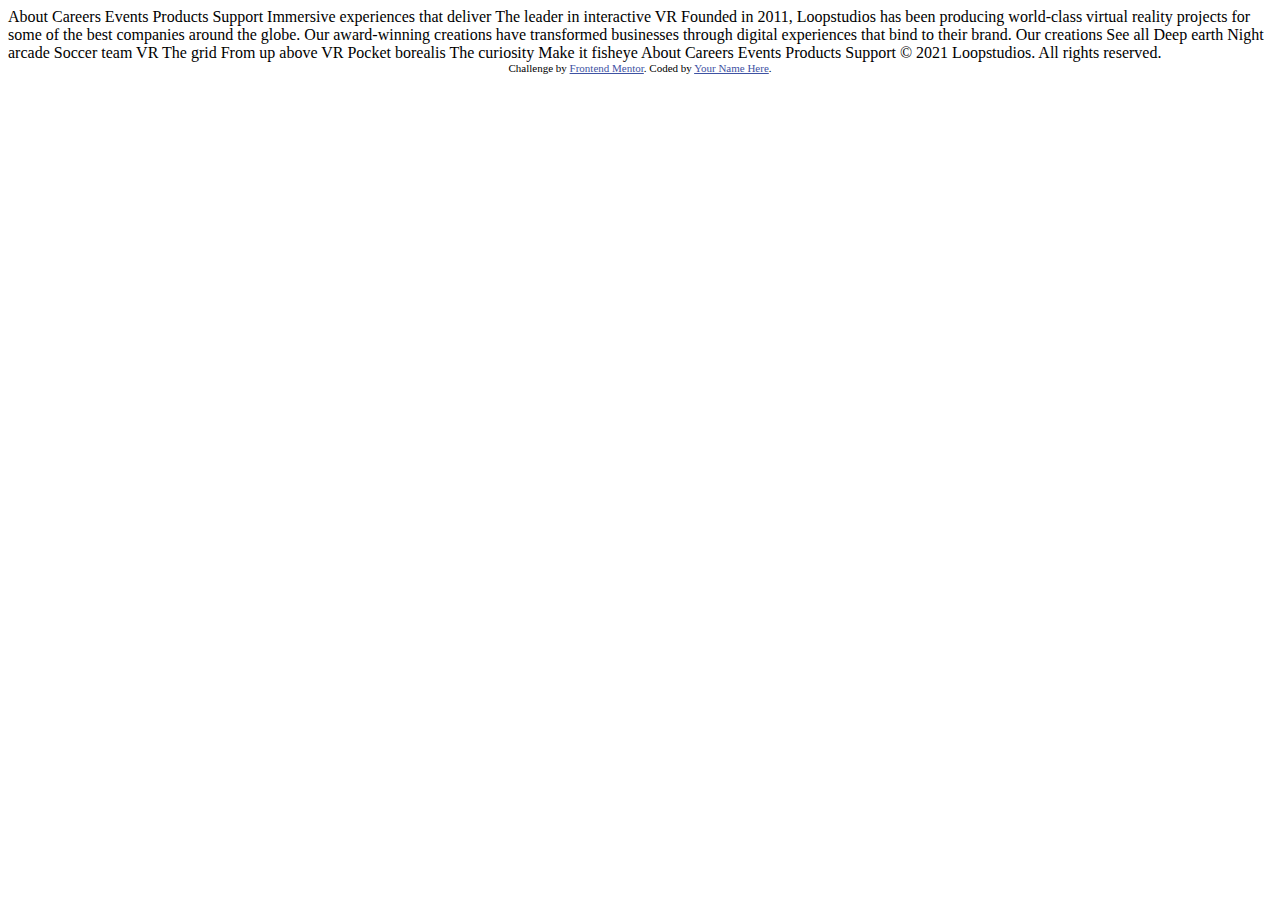
<file: loopstudios-landing-page-main/index.html>
<!DOCTYPE html>
<html lang="en">
<head>
  <meta charset="UTF-8">
  <meta name="viewport" content="width=device-width, initial-scale=1.0"> <!-- displays site properly based on user's device -->

  <link rel="icon" type="image/png" sizes="32x32" href="./images/favicon-32x32.png">
  
  <title>Frontend Mentor | Loopstudios landing page</title>

  <!-- Feel free to remove these styles or customise in your own stylesheet 👍 -->
  <style>
    .attribution { font-size: 11px; text-align: center; }
    .attribution a { color: hsl(228, 45%, 44%); }
  </style>
</head>
<body>
  About
  Careers
  Events
  Products
  Support

  Immersive experiences that deliver

  The leader in interactive VR

  Founded in 2011, Loopstudios has been producing world-class virtual reality 
  projects for some of the best companies around the globe. Our award-winning 
  creations have transformed businesses through digital experiences that bind 
  to their brand.

  Our creations

  See all

  Deep earth
  Night arcade
  Soccer team VR
  The grid
  From up above VR
  Pocket borealis
  The curiosity
  Make it fisheye

  About
  Careers
  Events
  Products
  Support

  © 2021 Loopstudios. All rights reserved.

  <div class="attribution">
    Challenge by <a href="https://www.frontendmentor.io?ref=challenge" target="_blank">Frontend Mentor</a>. 
    Coded by <a href="#">Your Name Here</a>.
  </div>
</body>
</html>
</file>
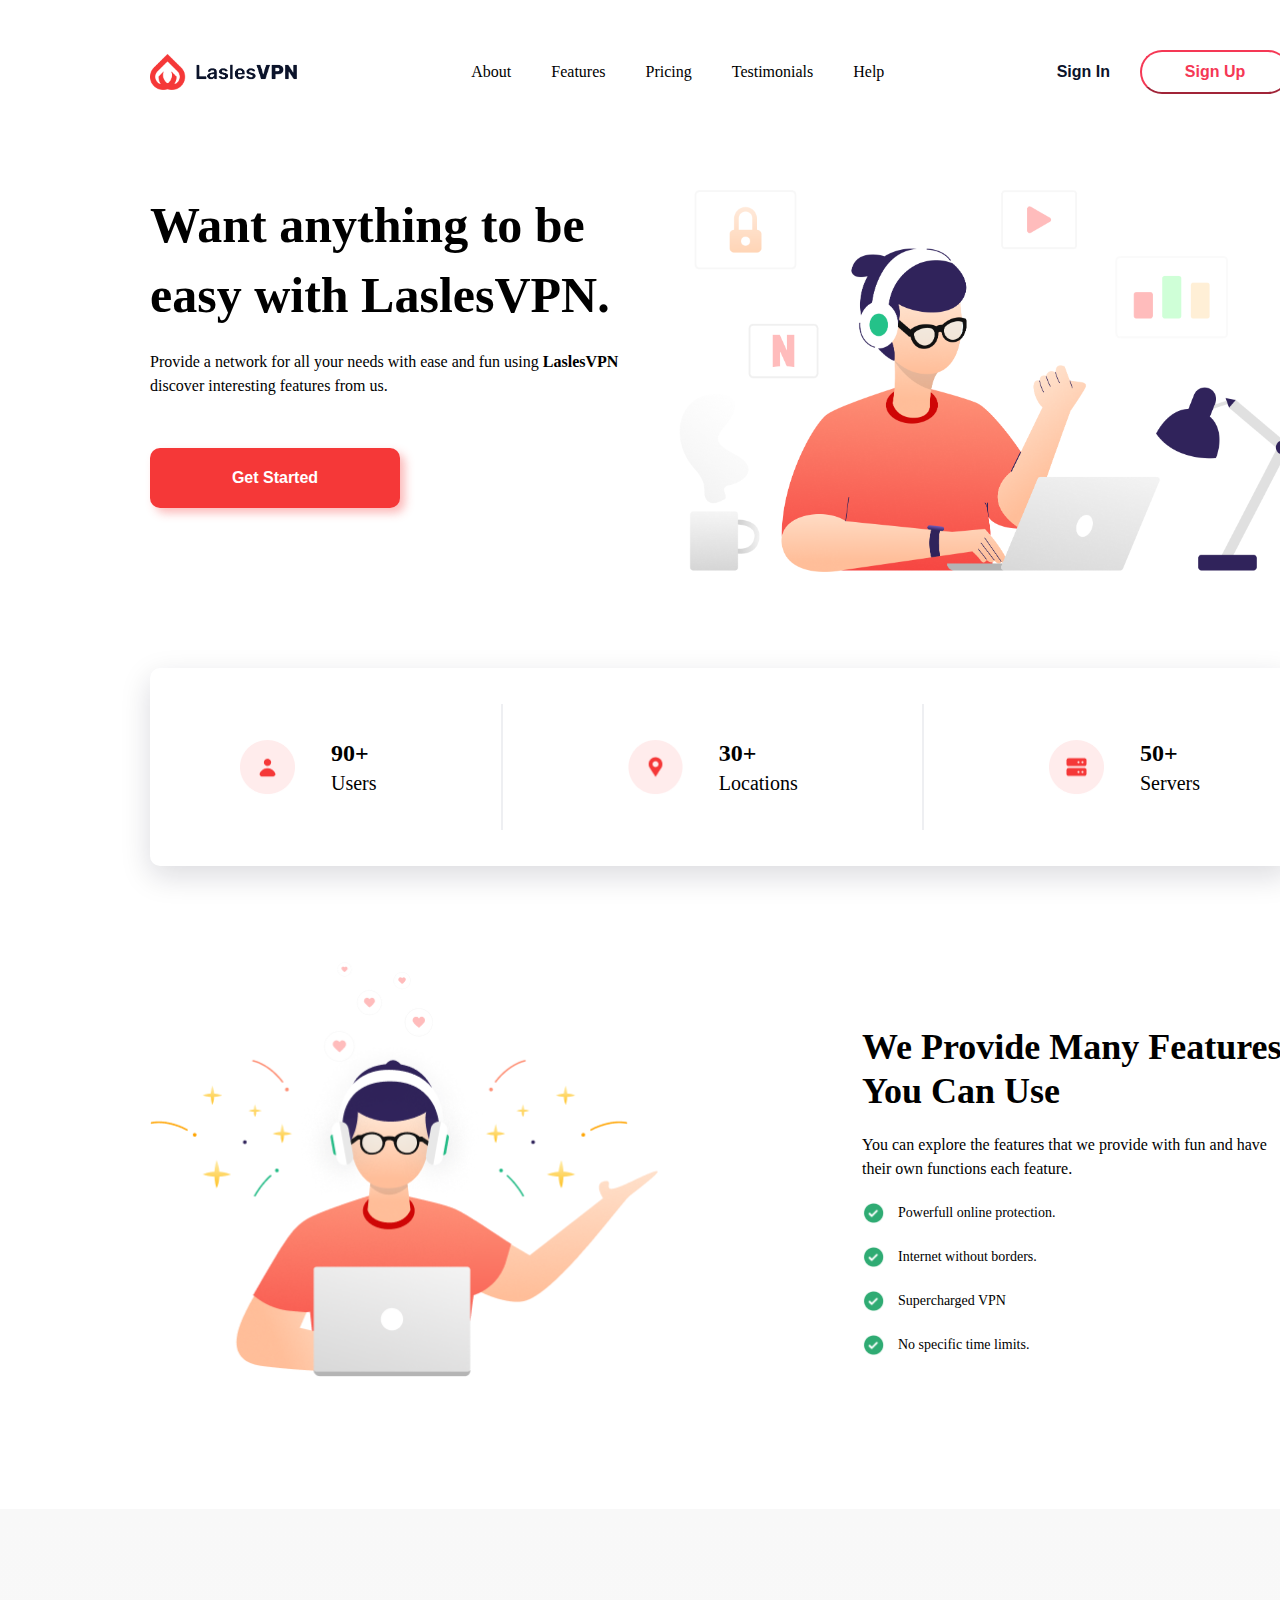
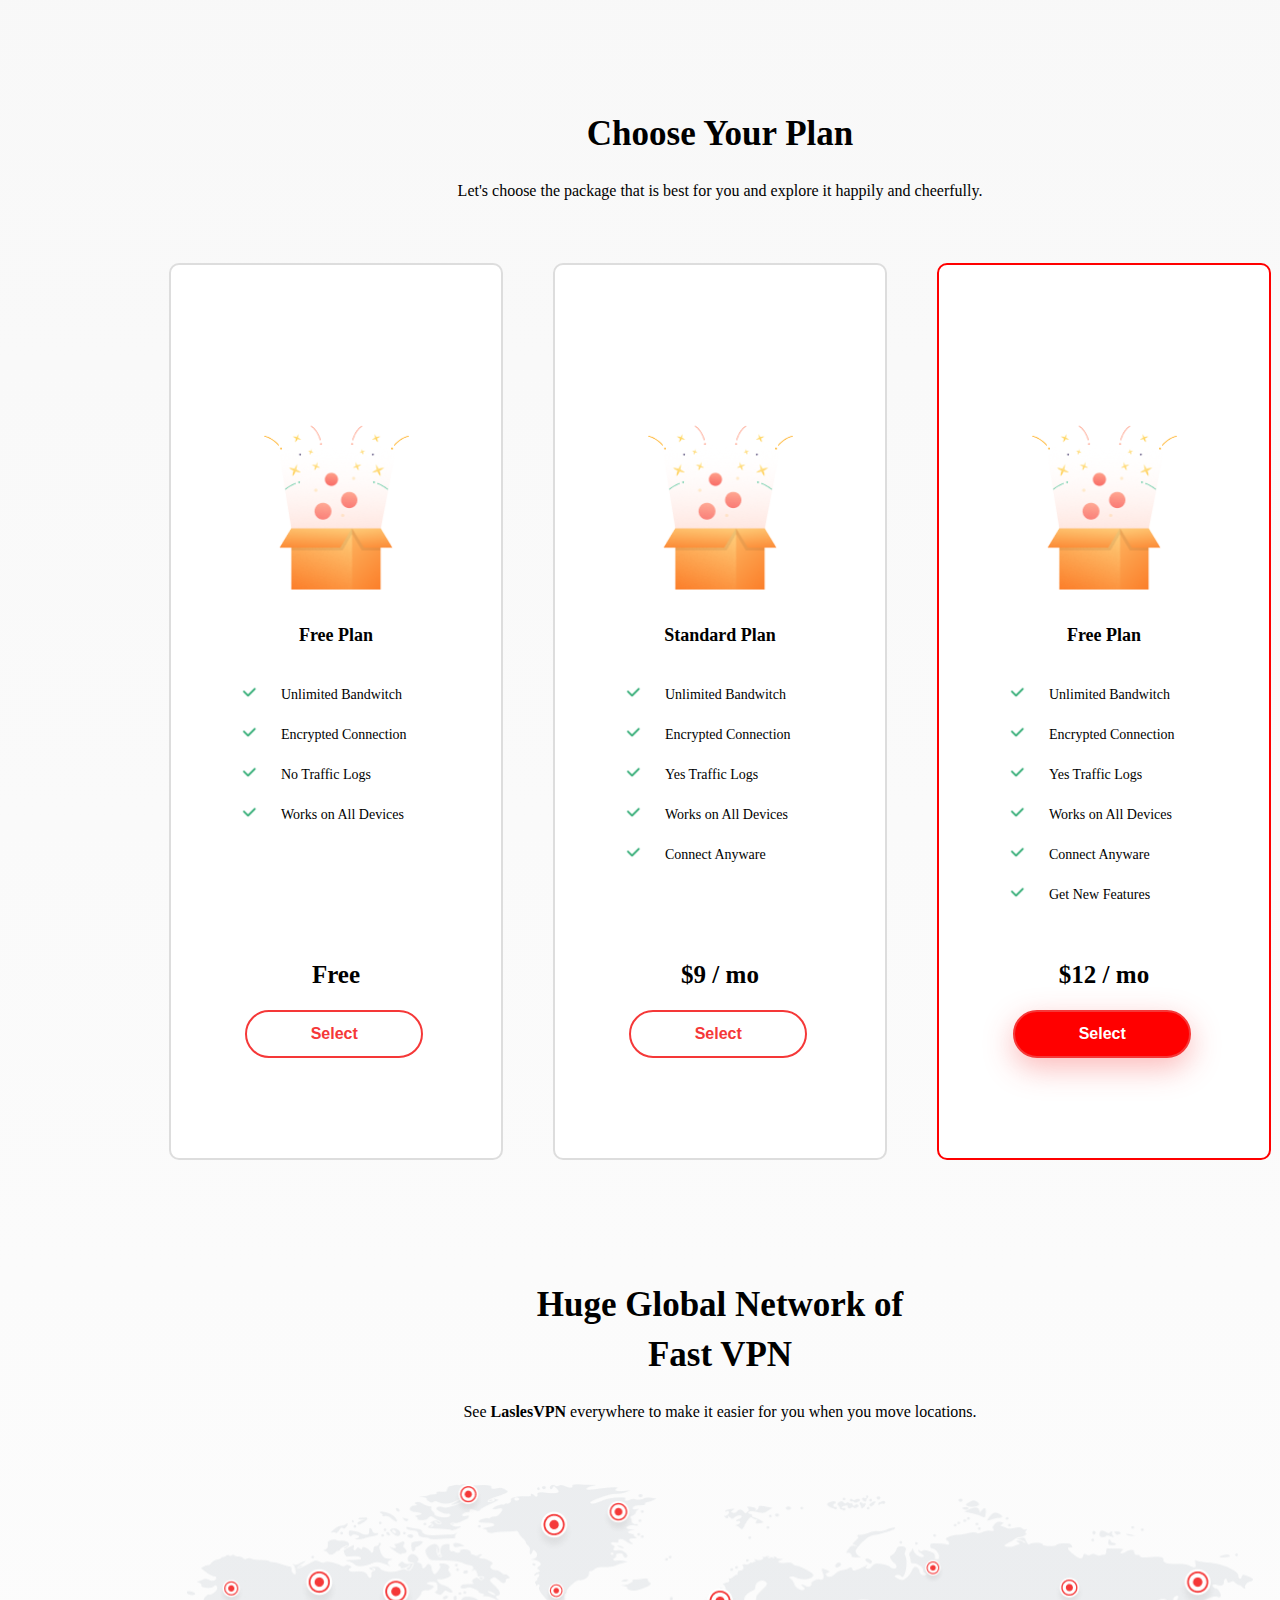
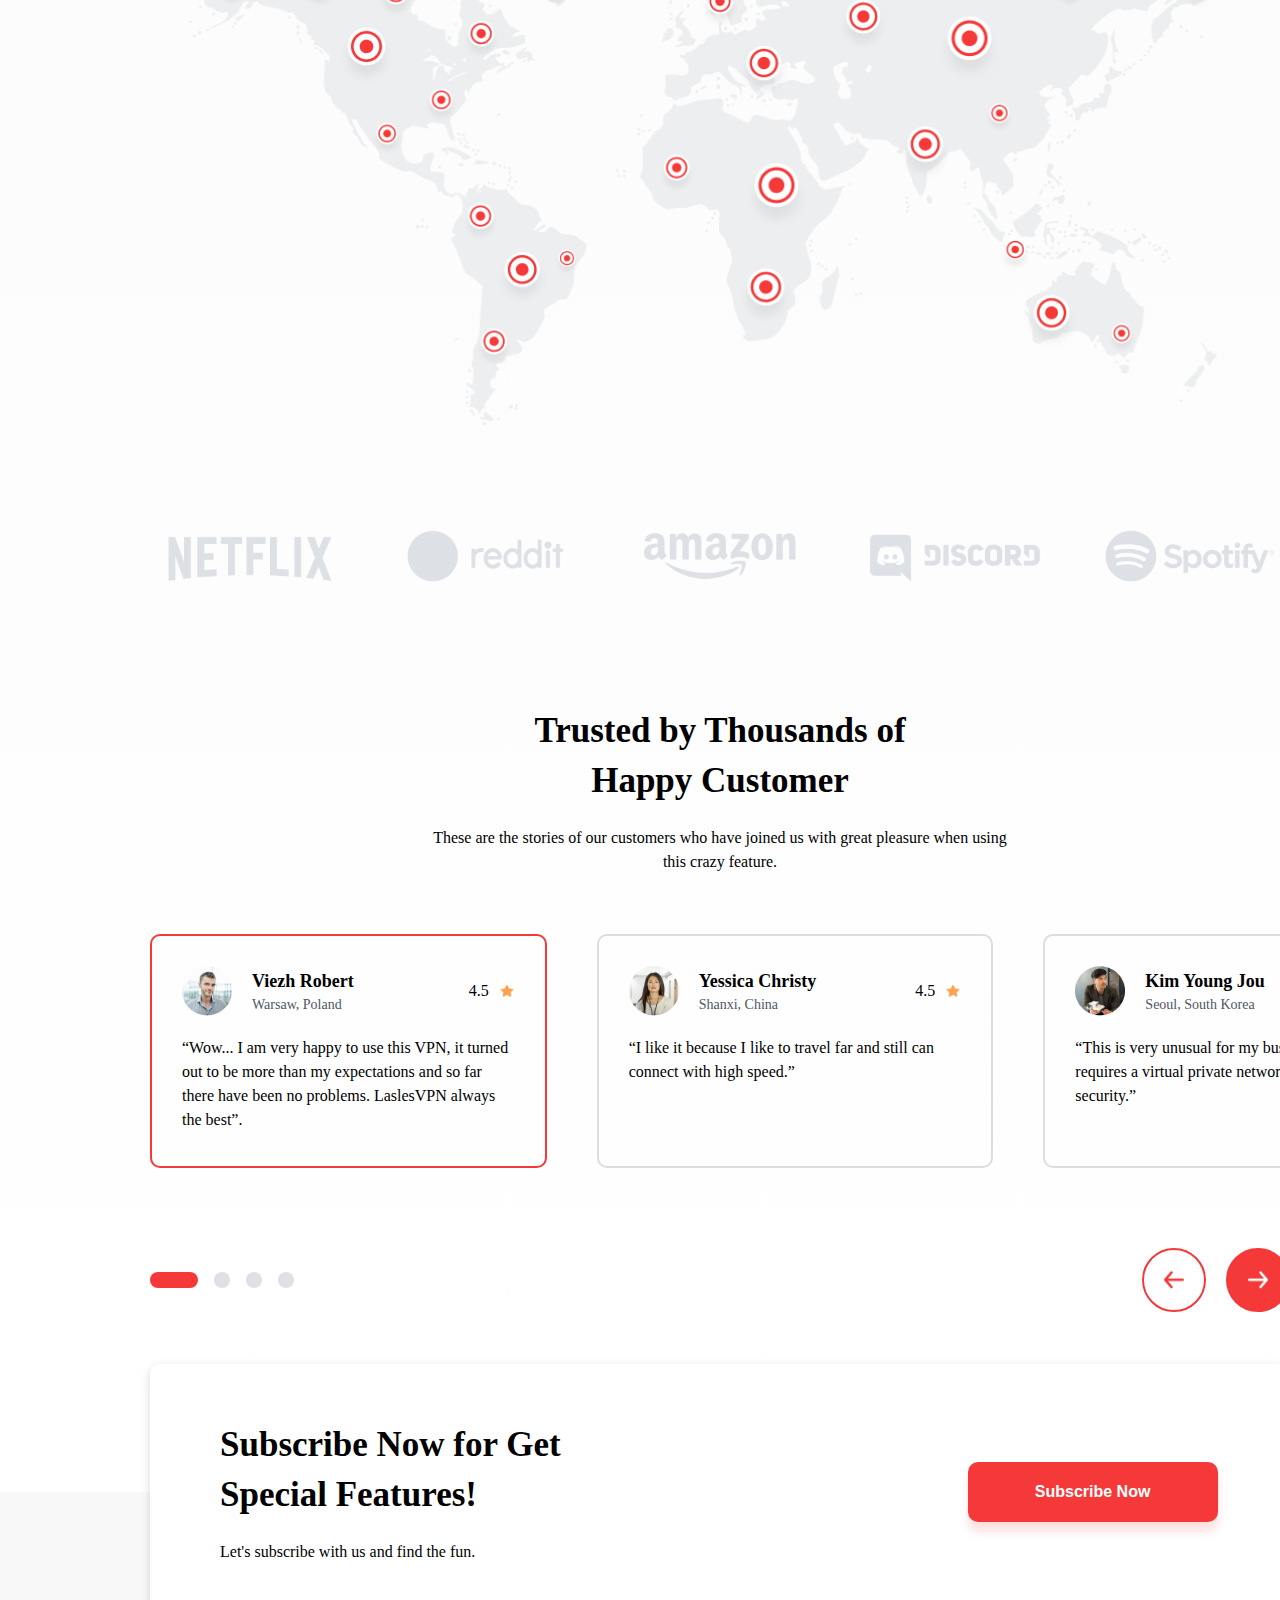
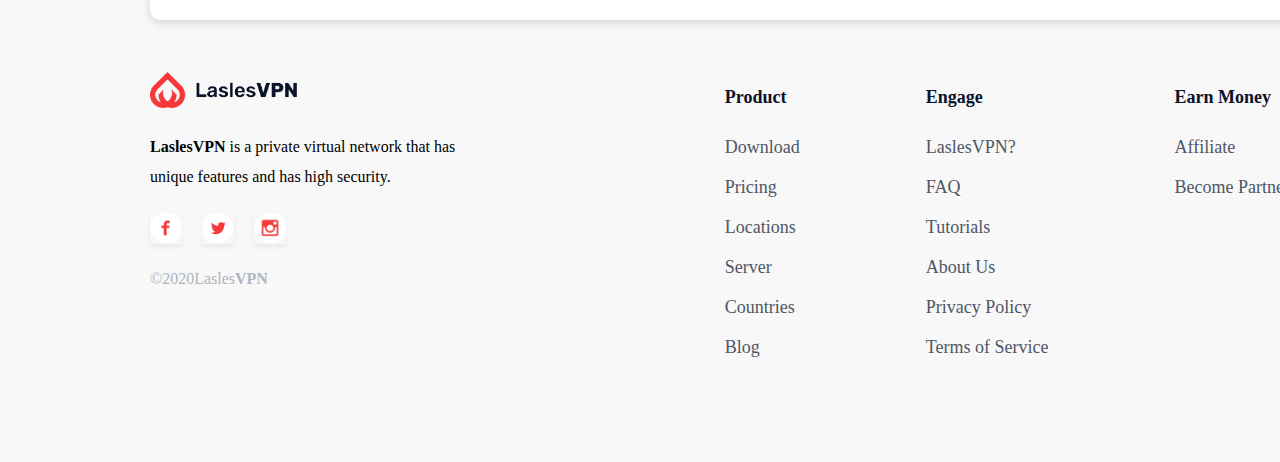
<file: project-lading-page/index.html>
<!DOCTYPE html>
<html lang="en">

<head>
    <meta charset="UTF-8">
    <meta name="viewport" content="width=device-width, initial-scale=1.0">
    <title>Landing page homework 3.3</title>
    <link rel="stylesheet" href="./style.css">
</head>

<body>
    <!-- section header -->
    <header>
        <img src="./images/logo.png" alt="logo">

        <nav id="nav-list">
            <li>About</li>
            <li>Features</li>
            <li>Pricing</li>
            <li>Testimonials</li>
            <li>Help</li>
        </nav>

        <div class="buttons">
            <button class="btn-sign-in">Sign In</button>
            <button class="btn-sign-up">Sign Up</button>
        </div>

    </header>

    <!-- Hero Section -->
    <section id="hero-section">
        <div class="text-decor">
            <div class="hero-text">
                <h1 class="hero-title">Want anything to be easy with <b>LaslesVPN.</b></h1>
                <p style="font-weight: 400; font-size: 16px; line-height: 24px;">Provide a network for all your needs
                    with ease and fun using <b>LaslesVPN</b> discover interesting features from us.</p>
            </div>

            <button>Get Started</button>
        </div>

        <img src="./images/hero-img.png" alt="" style="width: 611px;height: 382px;">
    </section>

    <!-- brief-infor -->
    <section class="brief-infor">
        <div class="user-amount">
            <img src="./images/user.png" alt="ic-user">
            <p><b style="font-size: 24px; line-height: 32px;">90+</b><br><span
                    style="font-size: 20px; line-height: 28px;">Users</span></p>
        </div>
        <div style="border-left: 2px solid rgba(238, 239, 242, 1); height: 126px;"></div>

        <div class="user-amount">
            <img src="./images/ic-location.png" alt="ic-location">
            <p><b style="font-size: 24px; line-height: 32px;">30+</b><br><span
                    style="font-size: 20px; line-height: 28px;">Locations</span></p>
        </div>
        <div style="border-left: 2px solid rgba(238, 239, 242, 1); height: 126px;"></div>

        <div class="user-amount">
            <img src="./images/ic-server.png" alt="ic-server">
            <p><b style="font-size: 24px; line-height: 32px;">50+</b><br><span
                    style="font-size: 20px; line-height: 28px;">Servers</span></p>
        </div>

    </section>

    <!-- feature list -->
    <section class="feature-list">
        <img src="./images/feature-img.png" alt="feature-img">
        <div class="feature-text">
            <div>
                <h2><b>We Provide Many Features You Can Use</b></h2>
                <p>You can explore the features that we provide with fun and have their own functions each feature.</p>
            </div>

            <div class="list-of-feature">
                <div class="list-item">
                    <img src="./images/ic-check.png" alt="ic-check" style="width: 24px; height: 24px;">
                    <span>Powerfull online protection.</span>
                </div>

                <div class="list-item">
                    <img src="./images/ic-check.png" alt="ic-check" style="width: 24px; height: 24px;">
                    <span>Internet without borders.</span>
                </div>

                <div class="list-item">
                    <img src="./images/ic-check.png" alt="ic-check" style="width: 24px; height: 24px;">
                    <span>Supercharged VPN</span>
                </div>

                <div class="list-item">
                    <img src="./images/ic-check.png" alt="ic-check" style="width: 24px; height: 24px;">
                    <span>No specific time limits.</span>
                </div>
            </div>
        </div>
    </section>

    <!-- section below -->
    <section id="section-below">
        <!-- choose plan -->
        <section id="choose-plan">
            <div class="section-title">
                <h2>Choose Your Plan</h2>
                <p>Let's choose the package that is best for you and explore it happily and cheerfully.</p>
            </div>

            <div id="plan-cards">
                <!-- card 1 -->
                <div class="plan-items">
                    <img class="ic-gif-box" src="./images/ic-gift-box.png" alt="gif-box">
                    <h3><b>Free Plan</b></h3>

                    <div class="plan-feature-list">
                        <div class="plan-feature-item">
                            <img src="./images/ic-check-2.png" alt="ic-check-2">
                            <span>Unlimited Bandwitch</span>
                        </div>

                        <div class="plan-feature-item">
                            <img src="./images/ic-check-2.png" alt="ic-check-2">
                            <span>Encrypted Connection</span>
                        </div>

                        <div class="plan-feature-item">
                            <img src="./images/ic-check-2.png" alt="ic-check-2">
                            <span>No Traffic Logs</span>
                        </div>

                        <div class="plan-feature-item">
                            <img src="./images/ic-check-2.png" alt="ic-check-2">
                            <span>Works on All Devices</span>
                        </div>
                    </div>

                    <div class="card-bottom">
                        <h2><b>Free</b></h2>
                        <button>Select</button>
                    </div>
                </div>
                <!-- card 2 -->
                <div class="plan-items">
                    <img class="ic-gif-box" src="./images/ic-gift-box.png" alt="gif-box">
                    <h3><b>Standard Plan</b></h3>

                    <div class="plan-feature-list">
                        <div class="plan-feature-item">
                            <img src="./images/ic-check-2.png" alt="ic-check-2">
                            <span>Unlimited Bandwitch</span>
                        </div>

                        <div class="plan-feature-item">
                            <img src="./images/ic-check-2.png" alt="ic-check-2">
                            <span>Encrypted Connection</span>
                        </div>

                        <div class="plan-feature-item">
                            <img src="./images/ic-check-2.png" alt="ic-check-2">
                            <span>Yes Traffic Logs</span>
                        </div>

                        <div class="plan-feature-item">
                            <img src="./images/ic-check-2.png" alt="ic-check-2">
                            <span>Works on All Devices</span>
                        </div>

                        <div class="plan-feature-item">
                            <img src="./images/ic-check-2.png" alt="ic-check-2">
                            <span>Connect Anyware</span>
                        </div>
                    </div>

                    <div class="card-bottom">
                        <h2><b>$9</b> / mo</h2>
                        <button>Select</button>
                    </div>
                </div>
                <!-- card 3 -->
                <div class="plan-items" style="border: 2px solid red;">
                    <img class="ic-gif-box" src="./images/ic-gift-box.png" alt="gif-box">
                    <h3><b>Free Plan</b></h3>

                    <div class="plan-feature-list">
                        <div class="plan-feature-item">
                            <img src="./images/ic-check-2.png" alt="ic-check-2">
                            <span>Unlimited Bandwitch</span>
                        </div>

                        <div class="plan-feature-item">
                            <img src="./images/ic-check-2.png" alt="ic-check-2">
                            <span>Encrypted Connection</span>
                        </div>

                        <div class="plan-feature-item">
                            <img src="./images/ic-check-2.png" alt="ic-check-2">
                            <span>Yes Traffic Logs</span>
                        </div>

                        <div class="plan-feature-item">
                            <img src="./images/ic-check-2.png" alt="ic-check-2">
                            <span>Works on All Devices</span>
                        </div>

                        <div class="plan-feature-item">
                            <img src="./images/ic-check-2.png" alt="ic-check-2">
                            <span>Connect Anyware</span>
                        </div>

                        <div class="plan-feature-item">
                            <img src="./images/ic-check-2.png" alt="ic-check-2">
                            <span>Get New Features</span>
                        </div>
                    </div>

                    <div class="card-bottom">
                        <h2><b>$12</b> / mo</h2>
                        <button
                            style="background: red; color: white; box-shadow: 0px 10px 30px rgba(245, 56, 56, 0.35);">Select</button>
                    </div>
                </div>
            </div>
        </section>
        <!-- Global network -->
        <section id="global-network">
            <div class="section-title">
                <h2>Huge Global Network of Fast VPN</h2>
                <p>See <b>LaslesVPN</b> everywhere to make it easier for you when you move locations.</p>
            </div>

            <img src="./images/ic-global.png" alt="global-network">
        </section>

        <!-- Sponsored list -->
        <section id="sponsored-list">
            <img src="./images/ic-neflix.png" alt="netflix">
            <img src="./images/ic-reddit.png" alt="reddit">
            <img src="./images/ic-amazon.png" alt="amazon">
            <img src="./images/ic-discord.png" alt="discord">
            <img src="./images/ic-spotify.png" alt="spotify">
        </section>

        <!-- customer feedback -->
        <section id="happy-customer">
            <!-- title -->
            <div class="section-title">
                <h2>Trusted by Thousands of Happy Customer</h2>
                <p>These are the stories of our customers who have joined us with great pleasure when using this crazy
                    feature.</p>
            </div>
            <!-- custo,er feedbakc card -->
            <div class="customer-feedback">
                <!-- card-1 -->
                <div class="customer-comment-card">
                    <div class="card-header">
                        <div class="customer-name">
                            <img src="./images/ic-avatar-1.png" alt="avatar-1">
                            <div class="customer">
                                <h4>Viezh Robert</h4>
                                <p>Warsaw, Poland</p>
                            </div>
                        </div>

                        <div class="customer-rating">
                            <span>4.5</span>
                            <img src="./images/ic-star.png" alt="ic-star">
                        </div>
                    </div>

                    <p>“Wow... I am very happy to use this VPN, it turned out to be more than my expectations and so far
                        there have been no problems. LaslesVPN always the best”.</p>
                </div>
                <!-- card 2 -->
                <div class="customer-comment-card" style="border: 2px solid #DDDDDD;">
                    <div class="card-header">
                        <div class="customer-name">
                            <img src="./images/ic-avatar-2.png" alt="avatar-1">
                            <div class="customer">
                                <h4>Yessica Christy</h4>
                                <p>Shanxi, China</p>
                            </div>
                        </div>

                        <div class="customer-rating">
                            <span>4.5</span>
                            <img src="./images/ic-star.png" alt="ic-star">
                        </div>
                    </div>

                    <p>“I like it because I like to travel far and still can connect with high speed.”</p>
                </div>
                <!-- card 3 -->
                <div class="customer-comment-card" style="border: 2px solid #DDDDDD;">
                    <div class="card-header">
                        <div class="customer-name">
                            <img src="./images/ic-avatar-3.png" alt="avatar-1">
                            <div class="customer">
                                <h4>Kim Young Jou</h4>
                                <p>Seoul, South Korea</p>
                            </div>
                        </div>

                        <div class="customer-rating">
                            <span>4.5</span>
                            <img src="./images/ic-star.png" alt="ic-star">
                        </div>
                    </div>

                    <p>“This is very unusual for my business that currently requires a virtual private network that has
                        high security.”</p>
                </div>
            </div>

            <div class="page-nav">
                <div class="page-marker">
                    <div class="rectangle"></div>
                    <div class="circle"></div>
                    <div class="circle"></div>
                    <div class="circle"></div>
                </div>

                <div class="page-controler">
                    <div class="button"><img src="./images/ic-left-arrow.png" alt="ic-left-arrow"></div>
                    <div class="button" style="background-color: #F53838;"><img src="./images/ic-right-arrow.png"
                            alt="ic-right-arrow"></div>
                </div>
            </div>

        </section>

        <!-- CTA banner -->
        <div id="banner">
            <section id="cta-banner">
                <div class="title">
                    <h2>Subscribe Now for Get Special Features!</h2>
                    <p>Let's subscribe with us and find the fun.</p>
                </div>
    
                <button class="cta-btn">
                    <p>Subscribe Now</p>
                </button>
            </section>
        </div>
        
    </section>

    <!-- footer -->
    <footer>
        <div class="infor">
            <img src="./images/logo.png" alt="logo">
            <p><b>LaslesVPN</b> is a private virtual network that has unique features and has high security.</p>
            <div class="media-logos">
                <img src="./images/ic-fb.png" alt="ic-fb">
                <img src="./images/ic-tweeter.png" alt="ic-twitter">
                <img src="./images/ic-insta.png" alt="ic-insta">
            </div>
            <p style="color: rgba(175, 181, 192, 1);">©2020Lasles<b>VPN</b></p>
        </div>

        <div class="service-list">
            <!-- product -->
            <div class="service">
                <p style="margin-bottom: 20px; color: rgba(11, 19, 42, 1);"><b>Product</b></p>
                <p>Download</p>
                <p>Pricing</p>
                <p>Locations</p>
                <p>Server</p>
                <p>Countries</p>
                <p>Blog</p>
            </div>
            <!-- engage -->
            <div class="service">
                <p style="margin-bottom: 20px; color: rgba(11, 19, 42, 1)"><b>Engage</b></p>
                <p>LaslesVPN?</p>
                <p>FAQ</p>
                <p>Tutorials</p>
                <p>About Us</p>
                <p>Privacy Policy</p>
                <p>Terms of Service</p>
            </div>
            <!-- earn money -->
            <div class="service">
                <p style="margin-bottom: 20px; color: rgba(11, 19, 42, 1)"><b>Earn Money</b></p>
                <p>Affiliate</p>
                <p>Become Partner</p>
            </div>
        </div>
    </footer>

</body>

</html>
</file>
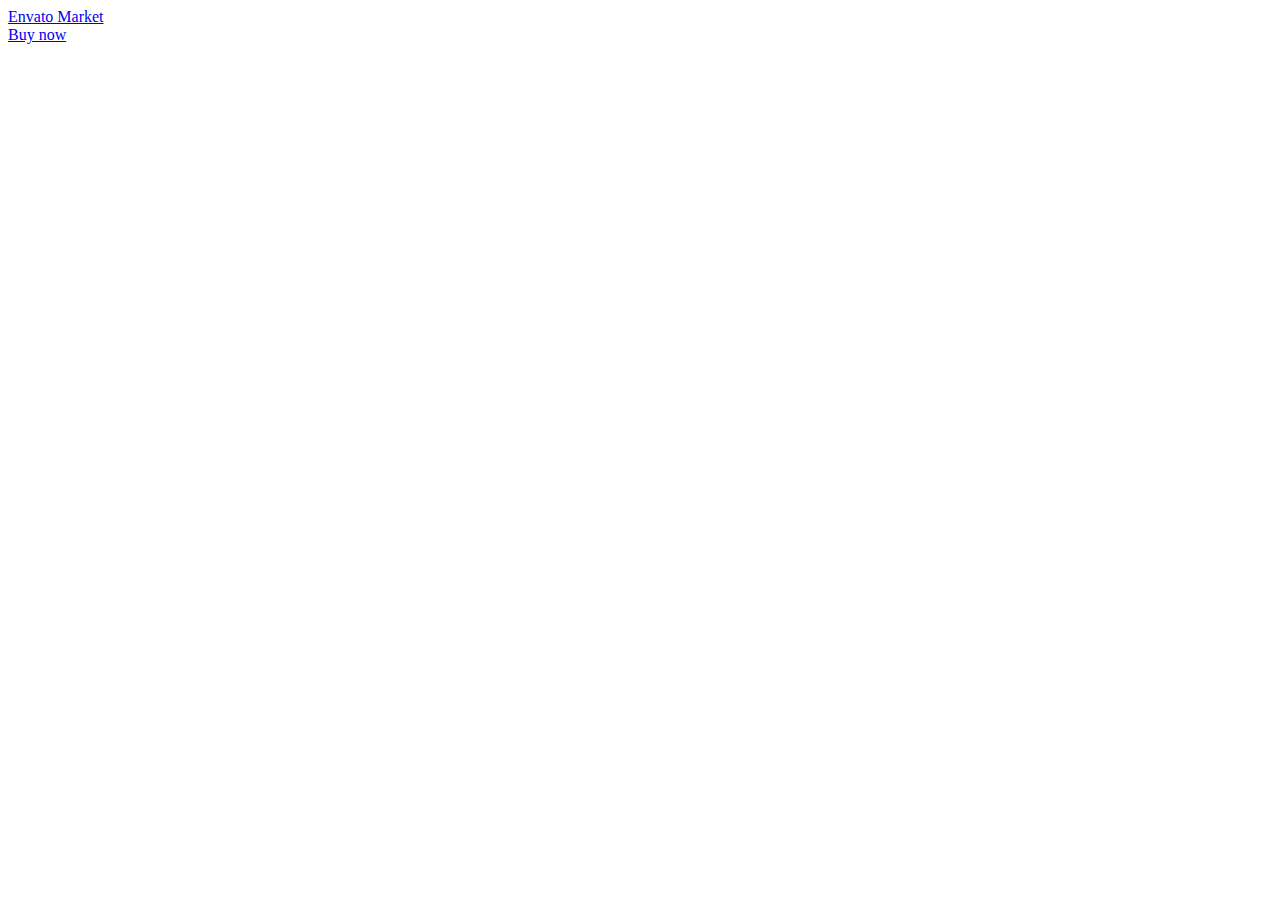
<file: potfolio/potfolio.html>
<!doctype html>
<html lang="en" class="no-js">
  <head>
    <meta charset="utf-8">
    <link rel="dns-prefetch" href="//s3.envato.com" />
<link rel="preload" href="https://public-assets.envato-static.com/assets/generated_sprites/logos-20f56d7ae7a08da2c6698db678490c591ce302aedb1fcd05d3ad1e1484d3caf9.png" as="image" />
<link rel="preload" href="https://public-assets.envato-static.com/assets/generated_sprites/common-5af54247f3a645893af51456ee4c483f6530608e9c15ca4a8ac5a6e994d9a340.png" as="image" />

    <meta http-equiv="X-UA-Compatible" content="chrome=1">
    <title>Genz - Creative Personal Blog / Portfolio HTML Template Preview - ThemeForest</title>
    <meta name="description" content="&lt;p&gt;
    &lt;a href=&quot;http://wp.alithemes.com/html/genz/demos/&quot;&gt;&lt;img src=&qu...">
    <meta name="robots" content="noindex, nofollow" />
    <meta name="viewport" content="width=device-width, minimum-scale=1, maximum-scale=1" />
    <meta name="turbo-visit-control" content="reload">

    <link rel="stylesheet" media="all" href="https://public-assets.envato-static.com/assets/market/core/index-68be077d5fd32ca1dda2995fcb764cc5dc30c8717e7ea92e7fc87fcd67f10caa.css" />
    <link rel="stylesheet" media="all" href="https://public-assets.envato-static.com/assets/market/pages/preview/index-c20c294967c4ed0be90d33e130e591a57859fccaebd0a19bf00bf499d001afc3.css" />

      <link rel="apple-touch-icon-precomposed" type="image/x-icon" href="https://public-assets.envato-static.com/icons/themeforest.net/apple-touch-icon-72x72-precomposed.png" sizes="72x72" />
  <link rel="apple-touch-icon-precomposed" type="image/x-icon" href="https://public-assets.envato-static.com/icons/themeforest.net/apple-touch-icon-114x114-precomposed.png" sizes="114x114" />
  <link rel="apple-touch-icon-precomposed" type="image/x-icon" href="https://public-assets.envato-static.com/icons/themeforest.net/apple-touch-icon-144x144-precomposed.png" sizes="144x144" />
<link rel="apple-touch-icon-precomposed" type="image/x-icon" href="https://public-assets.envato-static.com/icons/themeforest.net/apple-touch-icon-precomposed.png" />

    <script src="https://public-assets.envato-static.com/assets/market/pages/full_screen_preview/index-28455ca562564b567ea037458f244228964ac43940650c891c63c280e6b97fa6.js" nonce="zrfoF9Llf/dIe8hkuG6L5g=="></script>

    <script nonce="zrfoF9Llf/dIe8hkuG6L5g==">
//<![CDATA[
      //function to fix height of iframe!
      var calcHeight = function() {
        var headerDimensions = $('.preview__header').height();
        $('.full-screen-preview__frame').height($(window).height() - headerDimensions);
      }

      $(document).ready(function() {
        calcHeight();
      });

      $(window).resize(function() {
        calcHeight();
      }).load(function() {
        calcHeight();
      });

//]]>
</script>
    
  </head>
  <body class="full-screen-preview">
    <div class="preview__header" data-view="ctaHeader" data-item-id="41795352">
  <div class="preview__envato-logo">
    <a class="header-envato_market" href="https://themeforest.net/item/genz-creative-personal-blog-html-template/41795352">Envato Market</a>
  </div>

  <div id="js-preview__actions" class="preview__actions">
  <div class="preview__action--buy">
    <a class="header-buy-now e-btn--3d -color-primary" href="https://themeforest.net/checkout/from_item/41795352?license=regular&support=bundle_6month">Buy now</a>
  </div>
</div>
</div>
<iframe class="full-screen-preview__frame" src="http://wp.alithemes.com/html/genz/demos" name="preview-frame" frameborder="0" noresize="noresize" data-view="fullScreenPreview" allow="geolocation 'self'; autoplay 'self'">
</iframe>


    <script nonce="zrfoF9Llf/dIe8hkuG6L5g==">
//<![CDATA[
      $(function(){viewloader.execute(Views);});

//]]>
</script>
    
<div id="affiliate-tracker" class="is-hidden" data-view="affiliatesTracker" data-cookiebot-enabled="true"></div>

      <script src="https://consent.cookiebot.com/uc.js" data-cbid="4a6af4ea-f614-41d8-b0a9-8bb6d7fe4799" async="async" id="Cookiebot" nonce="zrfoF9Llf/dIe8hkuG6L5g=="></script>


  <script src="https://public-assets.envato-static.com/assets/market/core/standard_measurements-3bc54d0cbac28acaf9e49915490168f52bb9b8bea5d35f6edabb67a686a83af4.js" nonce="zrfoF9Llf/dIe8hkuG6L5g=="></script>

<script nonce="zrfoF9Llf/dIe8hkuG6L5g==">
//<![CDATA[
  var ACCOUNTS = ["m"];
  window.ga=window.ga||function(){(ga.q=ga.q||[]).push(arguments)};ga.l=+new Date;

    var consentCookie = getCookie('CookieConsent');

    if (consentCookie) {
      var hasConsent = Market.Helpers.CookieConsent.given('statistics');

      if (hasConsent) {
        setupGoogleAnalytics();
        loadGoogleAnalytics();
        loadClickTracker();
        loadLinkingForAllAccounts();
      }
    } else {
      setupGoogleAnalytics();
      loadGoogleAnalytics();
      loadClickTracker();
      loadLinkingForAllAccounts();
    }

    window.addEventListener('CookiebotOnAccept', handleCookiebotAcceptDeclineEvent, false);
    window.addEventListener('CookiebotOnDecline', handleCookiebotAcceptDeclineEvent, false);
  removeOldExperimentCookies();
  trimGacUaCookies();
  trimGaSessionCookies();

  function removeOldExperimentCookies() {
    let cookies = document.cookie.split('; ');
    for (let i in cookies) {
      let [cookieName, cookieVal] = cookies[i].split('=', 2);
      if (cookieName.startsWith('market_experiment_')) {
        $.removeCookie(cookieName, { path: '/', domain: '.' + window.location.host });
      }
    }
  }

  function trimGacUaCookies() {
    // Trim the list of gac cookies and only leave the most recent ones. This
    // prevents rejecting the request later on when the cookie size grows larger
    // than nginx buffers.
    let maxCookies = 15;
    var gacCookies = [];

    let cookies = document.cookie.split('; ');
    for (let i in cookies) {
      let [cookieName, cookieVal] = cookies[i].split('=', 2);
      if (cookieName.startsWith('_gac_UA')) {
        gacCookies.push([cookieName, cookieVal]);
      }
    }

    if (gacCookies.length <= maxCookies)
      return;

    gacCookies.sort((a, b) => { return (a[1] > b[1] ? -1 : 1); });

    for (let i in gacCookies) {
      if (i < maxCookies) continue;
      $.removeCookie(gacCookies[i][0], { path: '/', domain: '.' + window.location.host });
    }
  }

  function trimGaSessionCookies() {
    // Trim the list of ga session cookies and only leave the most recent ones. This
    // prevents rejecting the request later on when the cookie size grows larger
    // than nginx buffers.
    let maxCookies = 15;
    var gaCookies = [];

    let cookies = document.cookie.split('; ');
    for (let i in cookies) {
      let [cookieName, cookieVal] = cookies[i].split('=', 2);
      if (cookieName.startsWith('_ga_')) {
        gaCookies.push([cookieName, cookieVal]);
      }
    }

    if (gaCookies.length <= maxCookies)
      return;

    gaCookies.sort((a, b) => { return (a[1] > b[1] ? -1 : 1); });

    for (let i in gaCookies) {
      if (i < maxCookies) continue;
      $.removeCookie(gaCookies[i][0], { path: '/', domain: '.' + window.location.host });
    }
  }

  function handleCookiebotAcceptDeclineEvent() {
    if (Cookiebot.consent.statistics) {
      if (!(window.ga && ga.create)) {
        setupGoogleAnalytics();
        loadGoogleAnalytics();
        loadClickTracker();
        loadLinkingForAllAccounts();
      }
    } else {
      unloadGoogleAnalytics()
    }

    if (!consentToExperimentsEnrollmentGiven()) {
      unenrollFromExperiments();
    }
  }

  function getCookie(name) {
    var name = name + "=";
    var decodedCookie = decodeURIComponent(document.cookie);
    var cookieContent = decodedCookie.split(';');

    for(var i = 0; i <cookieContent.length; i++) {
      var c = cookieContent[i];

      while (c.charAt(0) == ' ') {
        c = c.substring(1);
      }

      if (c.indexOf(name) == 0) {
        return c.substring(name.length, c.length);
      }
    }

    return false;
  }

  function delete_cookie_by_name(name) {
    document.cookie = name + "=; expires=Thu, 01 Jan 1970 00:00:00 UTC; path=/;";
  }

  function unloadGoogleAnalytics() {
    var payload = {"name":"m","allowLinker":true};
    var accountId = "UA-11834194-7";

    // Set the GA User Opt-out flag
    window['ga-disable-'+accountId] = true;

    // Do not explicitly make any further calls to ga()
    ga(payload.name+".remove");

    // Delete any existing GA cookies (_ga, _gat & _gaid) and GA Client ID from localStorage
    delete_cookie_by_name('_ga');
    delete_cookie_by_name('_gat');
    delete_cookie_by_name('_gid');

    // Delete LocalStorage Entries
    if (Market.Helpers.GaLsUtils.localStorageAvailable()) {
      var clientId = Market.Helpers.GaLsUtils.getClientId();

      if (!clientId) {
        return;
      }

      Market.Helpers.GaLsUtils.removeClientId();
    }

    // Do not transmit the Client ID to other sites upon navigation (i.e. autoLink)
  }

  function domLoaded() {
    return new Promise(resolve => {
      if (
        document.readyState === 'interactive' ||
        document.readyState === 'complete'
      ) {
        resolve()
      } else {
        document.addEventListener(
          'DOMContentLoaded',
          () => {
            resolve()
          },
          {
            capture: true,
            once: true,
            passive: true
          }
        )
      }
    })
  }

  function consentToExperimentsEnrollmentGiven () {
    return Market.Helpers.CookieConsent.given('preferences') && Market.Helpers.CookieConsent.given('statistics');
  }

  function unenrollFromExperiments() {
    var experimentCookieNames = [
      'market_experiments',
      'mk_ex',
      'meqc',
      'meqc2',
      'meqc3'
    ]

    var deletedCookies = [];

    _.each(experimentCookieNames, function(cookieName) {
      if ($.cookie(cookieName)) {
        $.removeCookie(cookieName, { path: '/', domain: '.' + window.location.host });
        deletedCookies.push(cookieName);
      }
    });
    for (var i = 0; i < ACCOUNTS.length; i++) {
      var t = ACCOUNTS[i];
      if(deletedCookies.length > 0) {
        ga(t+'.set', "exp", null);
        ga(t+'.set', "dimension21", null);
        ga(t+'.set', "dimension22", null);
      }
    }
  }

  function setExperimentEnrollments(experimentEnrolmentsDataString) {
    for (var i = 0; i < ACCOUNTS.length; i++) {
      var t = ACCOUNTS[i];
      var cookieValue = $.cookie('mk_ex');
      if (cookieValue && cookieValue.replace(/\*/g, '!') === experimentEnrolmentsDataString) {
        ga(t+'.set', "exp", experimentEnrolmentsDataString);
        ga(t+'.set', "dimension21", experimentEnrolmentsDataString);
        ga(t+'.set', "dimension22", experimentEnrolmentsDataString);
      } else {
        ga(t+'.set', "exp", null);
        ga(t+'.set', "dimension21", null);
        ga(t+'.set', "dimension22", null);
      }
    }
  }

  function loadLinkingForAllAccounts() {
    domLoaded().then(() => {
      window._envGaTrackerNames = ACCOUNTS;

      for (var i = 0; i < ACCOUNTS.length; i++) {
        var t = ACCOUNTS[i];

        ga(t+'.require', 'linker');

        ga(t+'.require', 'linkid', 'linkid.js');
      };

      document.body.addEventListener('click', function(event) {
        decorateLink(event);
      });
      document.body.addEventListener('contextmenu', function(event) {
        // Aside from a normal click, we need to handle the variety of ways users
        // can open a link in a new tab
        // Right click to open context menu
        decorateLink(event);
      });
      document.body.addEventListener('mousedown', function(event) {
        // Aside from a normal click, we need to handle the variety of ways users
        // can open a link in a new tab
        // Middle mouse button click
        if (event.button === 1) {
          decorateLink(event);
        }
      });
    });
  }

  function decorateLink(event) {

    window._envGaTrackerNames = ACCOUNTS;

    var currentTarget = jQuery(event.target);
    var link = currentTarget.closest('a')[0];
    var ourDomains = ["audiojungle.net","themeforest.net","videohive.net","graphicriver.net","3docean.net","codecanyon.net","photodune.net","market.styleguide.envato.com","elements.envato.com","build.envatohostedservices.com","author.envato.com","tutsplus.com","sites.envato.com","account.envato.com","forums.envato.com"];
    var filteredDomains = ourDomains.filter(function(domain) {
      return domain !== document.location.hostname;
    });

    for (var i = 0; i < ACCOUNTS.length; i++) {
      var t = ACCOUNTS[i];

      if (link && link.href) {
        if (filteredDomains.includes(link.hostname) || currentSiteLinkOpensInNewWindow(link)) {
          ga(t+'.linker:decorate', link)
        }
      }
    }
  }

  function currentSiteLinkOpensInNewWindow(link) {
    return document.location.hostname === link.hostname && link.target === '_blank';
  }

  function setupGoogleAnalytics() {
    (function () {
      var accountId = "UA-11834194-7";
      window['ga-disable-'+accountId] = false;

      var options = {"name":"m","allowLinker":true};

      if (Market.Helpers.GaLsUtils.localStorageAvailable()) {
        if (Market.Helpers.GaLsUtils.clientIdNotPresent()) {
          options.clientId = Market.Helpers.GaLsUtils.retrieveClientId();
        }

        ga("create", accountId, options);
        ga(function() {
          var tracker = ga.getByName(options.name);
          Market.Helpers.GaLsUtils.storeClientId(tracker.get('clientId'));
          for (var i = 0; i < ACCOUNTS.length; i++) {
            var t = ACCOUNTS[i];
            ga(t+'.set', 'dimension18', Market.Helpers.GaLsUtils.retrieveClientId())
          }
        })
      } else {
        ga("create", accountId, options);
      }

      window._envGaTrackerNames = ACCOUNTS;

      for (var i = 0; i < ACCOUNTS.length; i++) {
        var t = ACCOUNTS[i];

        ga(t+'.require', "GTM-5VPWWP");

        ga(t+'.require', 'ec');

        ga(t+'.require', 'displayfeatures');

        ga(t+'.set', 'dimension20', 'other')

        var itemPageIdMatch = window.location.pathname.match(/^\/item\/[a-z-]+\/(?:reviews\/)?(\d+)(?:\/comments|\/support)?$/);
        if (itemPageIdMatch) {
          // Fetch item ID from path
          var itemId = itemPageIdMatch[1];
          ga(t+'.set', 'dimension23', itemId);
        }



        if (!getCookie('CookieConsent') || consentToExperimentsEnrollmentGiven()) {
          var experimentEnrolmentsDataString = ""
          setExperimentEnrollments(experimentEnrolmentsDataString);
        }

          if ('') {
            ga(t+'.send', {
              hitType: 'pageview',
              page: ''
            });
          } else if ('') {
            // append the analytics_suffix to the page path so the flash alert/error type can be tracked
            var analyticsSuffix = $.trim('').replace(/([A-Z])/g, '$1').replace(/[-_\s]+/g, '-').toLowerCase();
            var url = new URL(window.location.pathname + window.location.search, 'https://localhost');
            url.pathname += '/' + analyticsSuffix;
            var tracking_path = url.pathname + url.search;
            ga(t+'.send', {
              hitType: 'pageview',
              page: tracking_path,
            });
          } else {
            ga(t+'.send', 'pageview');
          }
      }

      loadLinkingForAllAccounts()
    }());
  }

  function loadGoogleAnalytics() {
    (function () {

      var s=document.createElement('script');
      s.type='text/javascript';
      s.async=true;
        s.src='https://www.google-analytics.com/analytics.js';
      var x=document.getElementsByTagName('script')[0];
      x.parentNode.insertBefore(s,x);
    }());
  }

  function loadClickTracker() {
    $('body').click( function (e) {
      sendStandardEvent(e.target, { eventType: 'click' });
    });
  }

  
    var accountId = "UA-45246013-1";

    var options = {
      name: "author_analytics",
      allowLinker: true,
      alwaysSendReferrer: true,
      cookieDomain: "auto",
    };

    if (Market.Helpers.GaLsUtils.localStorageAvailable()) {
      if (Market.Helpers.GaLsUtils.clientIdNotPresent()) {
        options.clientId = Market.Helpers.GaLsUtils.retrieveClientId();
      }

      ga("create", accountId, options);
    } else {
      ga("create", accountId, options);
    }


      ga("author_analytics.send", "pageview");




//]]>
</script>

  
<script nonce="zrfoF9Llf/dIe8hkuG6L5g==">
//<![CDATA[

    if (typeof Cookiebot !== 'undefined' && Cookiebot.consent && Cookiebot.consent.statistics ) {
      enableGoogleAnalyticsLinkWrapper();
    } else {
      window.addEventListener('CookiebotOnAccept', function (e) {
        if (Cookiebot.consent.statistics) {
          enableGoogleAnalyticsLinkWrapper();
        }
      }, false);
    }

  function enableGoogleAnalyticsLinkWrapper() {
    // GA: universal analytics link wrapper
    (function(){
        window._envTrkrs = [["m", "UA-11834194-7"]];

        var debug = false;
        var MAX_RETRIES = 10;

        /*
           The script needs to wait until the Analytics script
           has been downloaded from Google before initializing
        */
        var waitForAnalytics = function(){
            this.count = this.count || 0;

            if (window.ga && ga.getByName) {
                e.init();
            } else {
                if (count < MAX_RETRIES) { setTimeout(waitForAnalytics, 250); }
                count++;
            }
        };

        var e = {
            _envArray: [],
            _envTrkrs: (window._envTrkrsCust && window._envTrkrsCust.length) ? window._envTrkrs.concat(window._envTrkrsCust) : window._envTrkrs,
            init: function() {
                for (var i=0; i < _envTrkrs.length; i++) {
                    var name = _envTrkrs[i][0];

                    if (!ga.getByName(name)) {
                        var accountId = _envTrkrs[i][1];

                        var options = {
                            name: name,
                            allowLinker: true,
                            cookieDomain: "auto",
                        };

                        if (Market.Helpers.GaLsUtils.localStorageAvailable()) {
                            if (Market.Helpers.GaLsUtils.clientIdNotPresent()) {
                                options.clientId = Market.Helpers.GaLsUtils.retrieveClientId();
                            }

                            ga("create", accountId, options);
                        } else {
                            ga("create", accountId, options);
                        }
                    }
                }

                document.addEventListener('DOMContentLoaded', function(){
                    e.wrapperInit();
                });

                if (debug) {console.log('Initiated');}
            },
            wrapperInit: function() {
                if (typeof window._envIsRunning != 'undefined' || window._envIsRunning == true) {
                    return
                }
                window._envIsRunning = true;

                if (document.addEventListener) {
                    document.addEventListener('click', function(event){
                        var target = event.target;
                        if (target && target.tagName === 'A') {
                            e._envLinksTracker(event);
                        }
                    });
                }
            },
            isInArray: function(e, t) {
                for (var n = 0; n < t.length; n++) {
                    var r = new RegExp(t[n], 'i');
                    if (r.test(e)) {
                        return n
                    }
                }
                return -1
            },
            _envTrackevent: function(e, t, n, r) {
                for (var i = 0; i < this._envTrkrs.length; i++) {
                    var s = this._envTrkrs[i][0].length == 0 ? '' : this._envTrkrs[i][0] + '.';
                    r.length == 0 ? ga(s + 'send', 'event', e, t, n) : ga(s + 'send', 'event', e, t, n, r)
                }
            },
            _envTrackpageview: function(e, t) {
                t = t.charAt(0) == '/' ? t : '/' + t;
                for (var n = 0; n < this._envTrkrs.length; n++) {
                    var r = this._envTrkrs[n][0].length == 0 ? '' : this._envTrkrs[n][0] + '.';
                    ga(r + 'send', 'pageview', e + t);
                }
            },
            _envLinksTracker: function(t) {
                var r = false;
                var i = {
                    outbound: {
                        run: true,
                        useEvent: true
                    },
                    download: {
                        run: true,
                        useEvent: true,
                        reg: ''
                    },
                    self: {
                        run: false,
                        useEvent: true
                    },
                    mail: {
                        run: true,
                        useEvent: true
                    },
                    ext: /\.(doc.?|xls.?|ppt.?|exe|zip|rar|gz|tar|tgz|dmg|csv|pdf|xpi|txt|mp3)$/i
                };
                var s = t.srcElement ? t.srcElement : this;
                if (t.srcElement) {
                    r = true
                }
                while (s.tagName != 'A') {
                    s = s.parentNode
                }
                if (s.href == undefined || s.href == null) {
                    return true
                }
                var o = s.href;
                if (o.length == 0) return;
                var u = s.hostname.toLowerCase();
                var a = s.pathname;
                if (a.length == 0) {
                    a = '/'
                } else if (a.substr(0, 1) != '/') {
                    a = '/' + a
                }
                var f = s.protocol;
                var l = s.search;
                var c = location.hostname;
                c = c.replace(/^www\./i, '').toLowerCase();
                u = u.replace(/^www\./i, '').toLowerCase();
                if (o.match(/^#/)) {
                    if (i.self.run) {
                        i.self.useEvent ? e._envTrackevent('self', 'click - ' + c, o, '') : e._envTrackpageview('/virtual/self', '/' + o);
                        return true
                    }
                } else if (f.match(/^mailto:/i)) {
                    if (i.mail.run) {
                        o = o.replace(/^mailto:/i, '');
                        i.mail.useEvent ? e._envTrackevent('mailto', 'click - ' + c, o, '') : e._envTrackpageview('/virtual/mailto', o);
                        return true
                    }
                } else if ((new RegExp(i.ext)).test(a)) {
                    if (i.download.run) {
                        o = o.replace(/^https?:\/\//i, '');
                        i.download.useEvent ? e._envTrackevent('download', 'click - ' + c, o, '') : e._envTrackpageview('/virtual/download', o);
                        return true
                    }
                } else if (u == undefined || u.length == 0 || f.match(/^javascript:/i)) {
                    return
                } else if ((new RegExp(c + '$', 'i')).test(u) || (new RegExp(u + '$', 'i')).test(c)) {
                    if (i.download.run && i.download.reg.length != 0) {
                        if ((new RegExp(i.download.reg, 'i')).test(a + l)) {
                            o = o.replace(/^https?:\/\//i, '');
                            i.download.useEvent ? e._envTrackevent('download', 'click - ' + c, o, '') : e._envTrackpageview('/virtual/download', o);
                            return true
                        }
                    }
                } else if (u != c) {
                    if (e.isInArray(u, e._envArray) == -1) {
                        if (i.outbound.run) {
                            i.outbound.useEvent ? e._envTrackevent('outbound', 'click - ' + c, u + a + l, '') : e._envTrackpageview('/virtual/outbound', u + a);
                            return true
                        }
                    } else if (e.isInArray(u, e._envArray) != -1) {
                        var h = s.target;
                        if (h != null && h == '_blank') {
                            if ((new RegExp(/_utma=/)).test(l)) {
                                return true
                            }
                            var p = e._envTrkrs[0][0].length == 0 ? '' : _envTrkrs[0][0] + '.';
                            return true
                        } else {
                            return false
                        }
                    }
                }
            }
        };

        waitForAnalytics();
    })()
  }

//]]>
</script>



<script nonce="zrfoF9Llf/dIe8hkuG6L5g==">
//<![CDATA[
  // Set Datadog custom attributes
  (function () {
    if (typeof window.datadog_attributes != 'object')
      window.datadog_attributes = {}
    window.datadog_attributes['pageType'] = 'other'

    // Log experiment enrolment
    var experiment_data_string = "" + "!"
    window.datadog_attributes['experiments'] = experiment_data_string
  })()

//]]>
</script>




</body></html>
</file>
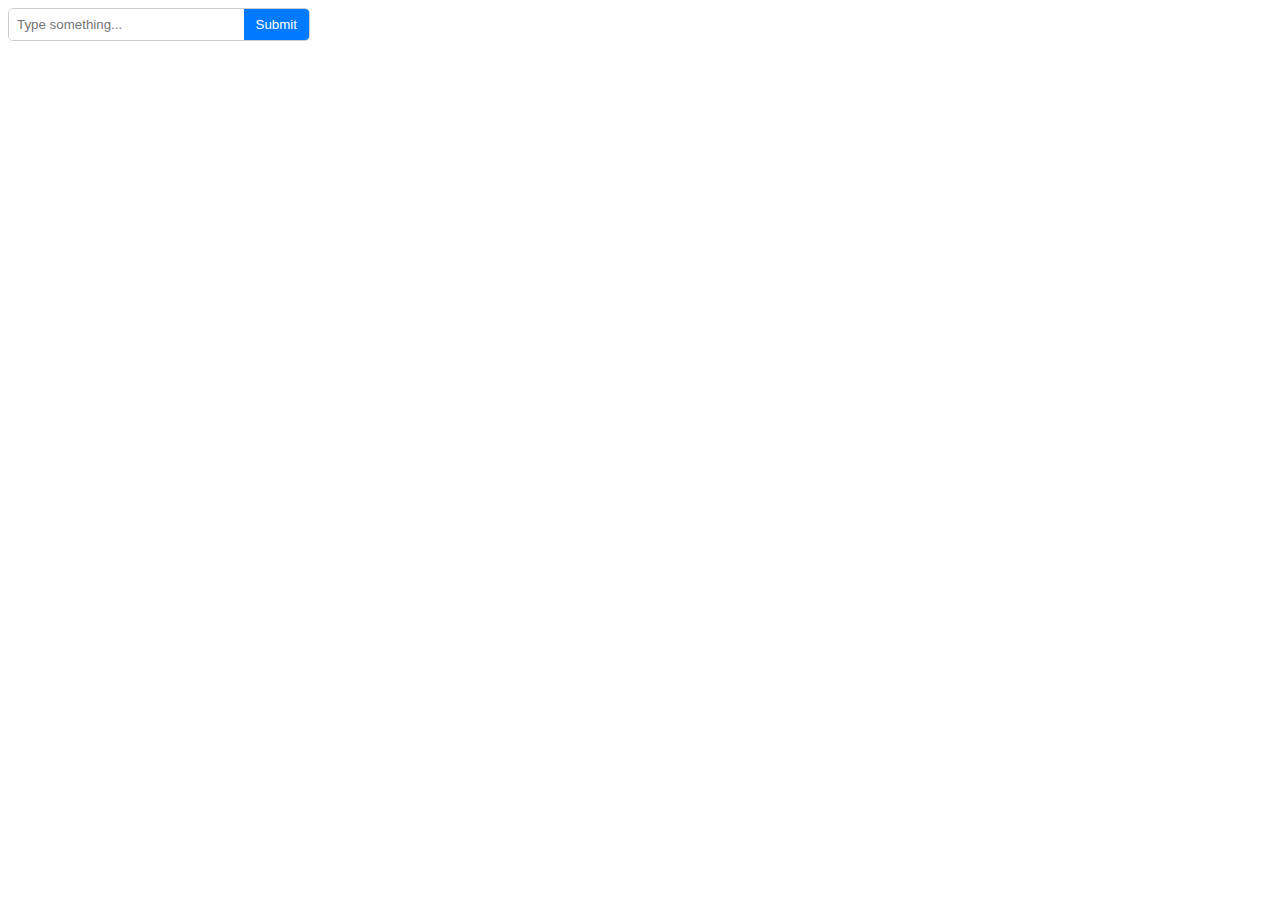
<file: project-lading-page/html.html>
<!DOCTYPE html>
<html lang="en">
<head>
<meta charset="UTF-8">
<meta name="viewport" content="width=device-width, initial-scale=1.0">
<title>Input with Button Inside</title>
<style>
  .input-with-button {
    display: flex;
    align-items: center;
    width: 300px;
    border: 1px solid #ccc;
    border-radius: 5px;
    overflow: hidden;
  }

  .input-field {
    flex: 1;
    border: none;
    padding: 8px;
    outline: none;
  }

  .input-button {
    background-color: #007bff;
    color: white;
    border: none;
    padding: 8px 12px;
    cursor: pointer;
  }
</style>
</head>
<body>

<div class="input-with-button">
  <input type="text" class="input-field" placeholder="Type something...">
  <button class="input-button">Submit</button>
</div>

</body>
</html>
</file>
<file: project-lading-page/style.css>
*{
    padding: 0;
    margin: 0;
    box-sizing: 0;
}

p,span,h1,h2,h3,h4,h5,h6{
    padding: 0;
    margin: 0;
}

body{
    width: 1440px;
    padding: 0px 150;
}

body img{
    width: 149px;
    height: 36px;
}


/* header */
header{
    display: flex;
    justify-content: space-between;
    align-items: center;
    padding-top: 50px;
    padding-bottom: 16px;
    margin: 0px 150px;
}

#nav-list{
    list-style-type: none;
    display: flex;
    align-items: center;
    justify-content: space-between;
    gap: 40px;

}

#nav-list li{
    font-size: 16px;
    line-height: 24px;
    font-weight: 400;
}

.buttons{
    display: flex;
    gap: 30px;
}

.btn-sign-in{
    border: 0px;
    background: none;
    color: rgba(11, 19, 42, 1);
    font-size: 16px;
    line-height: 24px;
    font-weight: 700;
}

.btn-sign-up{
    width: 150px;
    height: 44px;
    /* border: 1px; */
    border-color: #F53855;
    background: none;
    border-radius: 50px;
    color: #F53855;
    font-size: 16px;
    line-height: 24px;
    font-weight: 700;
}

/* hero-section */
.hero-text{
    margin-bottom: 50px;
    max-width: 555px;
}

.hero-title{
    font-size: 50px;
    line-height: 70px;
    font-weight: 600;
    margin-bottom: 20px;
}

#hero-section{
    display: flex;
    justify-content: space-between;
    gap: 40px;
    margin-top: 80px;
    margin-left: 150px;
    margin-right: 150px;
}

.text-decor button{
    background-color: #F53838;
    border: 0px;
    color: white;
    font-size: 16px;
    line-height: 24px;
    font-weight: 700;
    border-radius: 10px;
    width: 250px;
    height: 60px;

    box-shadow: 5px 5px 10px rgba(245, 56, 56, 0.35);
}

/* brief-infor */
.user-amount{
    display: flex;
    align-items: center;
    /* justify-content: space-between; */
    gap: 36px;
}

.user-amount img{
    width: 55px;
    height: 55px;
}

.brief-infor{
    display: flex;
    justify-content: space-between;
    align-items: center;
    gap: 90px;
    margin-top: 96px;
    padding: 36px 90px;
    background-color: rgba(255, 255, 255, 1);
    box-shadow: 0px 10px 30px rgba(13, 16, 37, 0.15);
    border-radius: 10px;

    margin-left: 150px;
    margin-right: 150px;
}

/* feature-list */
.feature-list{
    display: flex;
    margin-top: 96px;
    justify-content: space-between;
    align-items: end;
    gap: 170px;

    margin-bottom: 132px;
    padding: 0px 150px;
}

.feature-list img{
    width: 508px;
    height: 415px;
}

.feature-text h2{
    font-size: 36px;
    line-height: 44px;
    margin-bottom: 20px;
}
.feature-text p{
    font-size: 16px;
    line-height: 24px;
    margin-bottom: 20px;
}

.feature-text{
    max-width: 428px;
}

.list-item{
    display: flex;
    gap: 12px;
    align-items: center;
    margin-bottom: 20px;
}

.list-item span{
    font-size: 14px;
    line-height: 20px;
}

/* section below */

/* choose plan section */
#section-below{
    background-image: linear-gradient(rgba(248, 248, 248, 1), rgba(248, 248, 248, 0));
    padding: 80px 0px 180px 0px;
    position: relative;
}

/* .choose-plan-title{
    text-align: center;
    padding-bottom: 60px;
}

.choose-plan-title h2{
    font-size: 36px;
    line-height: 44px;
    margin-bottom: 20px;
}

.choose-plan-title span{
    font-size: 16px;
    line-height: 30px;
} */

/* plan item cards*/
.plan-items{
    width: 330px;
    height: 760px;
    border-radius: 10px;
    border: 2px solid rgb(204, 204, 204);
    background: white;
    padding: 80px 0px 50px 0px;

    position: relative;
}

.plan-items img{
    width: 145px;
    height: 165px;
    /* position: absolute;
    left: 50%;
    transform: translate(-50%); */
}

.plan-list-item{
    display: flex;
}

.plan-list-item img{
    width: 24px;
    height: 24px;
}

/* choose plan */
.section-title{
    /* display: block;
    margin-left: auto;
    margin-right: auto;
    max-width: 45%; */
    text-align: center;

    margin-top: 120px;
    margin-bottom: 60px;
}

.section-title h2{
    display: block;
    margin-left: auto;
    margin-right: auto;
    max-width: 30%;
    font-size: 35px;
    line-height: 50px;
    margin-bottom: 20px;
}

.section-title p{
    display: block;
    margin-left: auto;
    margin-right: auto;
    max-width: 40%;
    font-size: 16px;
    line-height: 24px;
}

#plan-cards{
    display: flex;
    justify-content: center;
    gap: 50px;

}

.plan-items{
    width: 330px;
    border-radius: 10px;
    border: 2px solid #DDDDDD;
    background: white;
    height: auto;
}

.ic-gif-box{
    display: block;
    margin-left: auto;
    margin-right: auto;
    width: 145px;
    height: 165px;
    margin-bottom: 30px;
    margin-top: 80px;
}

.plan-items h3{
    font-size: 18px;
    line-height: 30px;
    text-align: center;

    margin-bottom: 30px;
}

.plan-feature-list{
    width: 60%;
    height: 230px;
    display: block;
    margin-left: auto;
    margin-right: auto;
    margin-bottom: 50px;
}

.plan-feature-item{
    display: flex;
    justify-content: left;
    gap: 20px;

    margin-bottom: 10px;
}

.plan-feature-item img{
    width: 24px;
    height: 24px;
}
.plan-feature-item span{
    font-size: 14px;
    line-height: 30px;
}

.card-bottom{
    display: block;
    margin-left: auto;
    margin-right: auto;
    max-width: 55%;

    margin-top: auto;
    margin-bottom: 50px;

}

.card-bottom h2{
    font-size: 25px;
    line-height: 30px;
    margin-bottom: 20px;

    text-align: center;
}

.card-bottom button{
    border: 2px solid #F53838;
    border-radius: 50px;
    width: 178px;
    height: 48px;
    color: #F53838;
    font-weight: 800;
    font-size: 16px;
    line-height: 20px;
    background: none;
}

/* global network */
#global-network img{
    display: block;
    margin-left: auto;
    margin-right: auto;
    width: 74%;
    height: 74%;
    padding-bottom: 100px;
}

#sponsored-list{
    display: flex;
    justify-content: center;
    gap: 35px;
    /* margin-bottom: 40px; */
}

#sponsored-list img{
    width: 200px;
    height: 60px;
}

/* customer comment */

.customer-feedback{
    display: flex;
    margin-left: 150px;
    gap: 50px;
}

.customer-comment-card{
    width: 336px;
    height: 170px;
    padding: 30px;
    border: 2px solid #F53838;
    border-radius: 10px;
}

.customer-comment-card p{
    font-size: 16px;
    line-height: 24px;
}

.card-header{
    display: flex;
    justify-content: space-between;
    margin-bottom: 20px;
}

.customer-name{
    display: flex;
    align-items: center;
    /* align-content: left; */
    gap: 20px;
}

.customer-name img{
    width: 50px;
    height: 50px;
}

.customer p{
    font-size: 14px;
    line-height: 20px;
    color: #4F5665;
}

.customer h4{
    font-size: 18px;
    line-height: 28px;
    font-weight: 600;
}

.customer-rating{
   display: flex;
   align-items: center;
   gap: 10px;
}

.customer-rating img{
    width: 16px;
    height: 16px;
}

.customer-rating span{
    font-size: 16px;
    line-height: 24px;
}

/* page nav */
.page-nav{
    display: flex;
    justify-content: space-between;
    align-items: center;
    margin-top: 80px;
    padding-left: 150px;
    padding-right: 150px;
}

.page-marker{
    display: flex;
    /* margin-left: 150px; */
    gap: 16px;
}

.rectangle{
    width: 48px;
    height: 16px;
    border-radius: 8px;
    background-color: #F53838;
}

.circle{
    width: 16px;
    height: 16px;
    border-radius: 50%;
    background-color: #DDE0E4;
}

/* page controler */
.page-controler{
    display: flex;
    /* justify-content: space-between; */
    gap: 20px;
}

.button{
    width: 60px;
    height: 60px;
    border-radius: 50%;
    border: 2px solid #F53838;
    position: relative;
}

.button img{
    width: 30px;
    height: 30px;
    position: absolute;
    left: 50%;
    top: 50%;
    transform: translate(-50%, -50%);
}

/* cta banner */
#banner{
    display: block;
    padding: 0px 150px;

    position: absolute;
    width: 79%;
    bottom: -128px;
}

#cta-banner{
    display: flex;
    justify-content: space-between;
    align-items: center;
    /* margin: 0px 150px; */
    padding: 56px 70px;
    box-shadow: 0px 3px 10px rgba(13, 16, 37, 0.15);
    border-radius: 10px;
    background-color: white;
}

.title h2{
    width: 372px;
    font-size: 35px;
    line-height: 50px;
    margin-bottom: 20px;
}

.title p{
    width: 410px;
    font-size: 16px;
    line-height: 24px;
}

.cta-btn{
    width: 250px;
    height: 60px;
    border-radius: 10px;
    background-color: #F53838;
    border: none;
    box-shadow: 0px 10px 10px rgba(245, 56, 56, 0.15);
}

.cta-btn p{
    font-size: 16px;
    line-height: 24px;
    color: white;
    font-weight: 600;
    /* width: 410px; */
}

/* footer */
footer{
    display: flex;
    justify-content: space-between;
    background-color: rgba(248, 248, 248, 1);
    padding: 180px 150px 100px 150px;
}

.infor img{
    width: 149px;
    height: 36px;
}

.infor p{
    font-size: 16px;
    line-height: 30px;
    width: 340px;

    margin-top: 20px;
}

.media-logos{
    display: flex;
    gap: 20px;
    margin-top: 20px;
}

.media-logos img{
    width: 32px;
    height: 32px;
    box-shadow: 0px 3px 5px rgba(61, 61, 61, 0.08);
}

.service-list{
    display: flex;
    justify-content: space-between;
    gap: 126px;
}

.service p{
    font-size: 18px;
    line-height: 30px;
    margin-top: 10px;
    color: rgba(79, 86, 101, 1);
}
</file>
